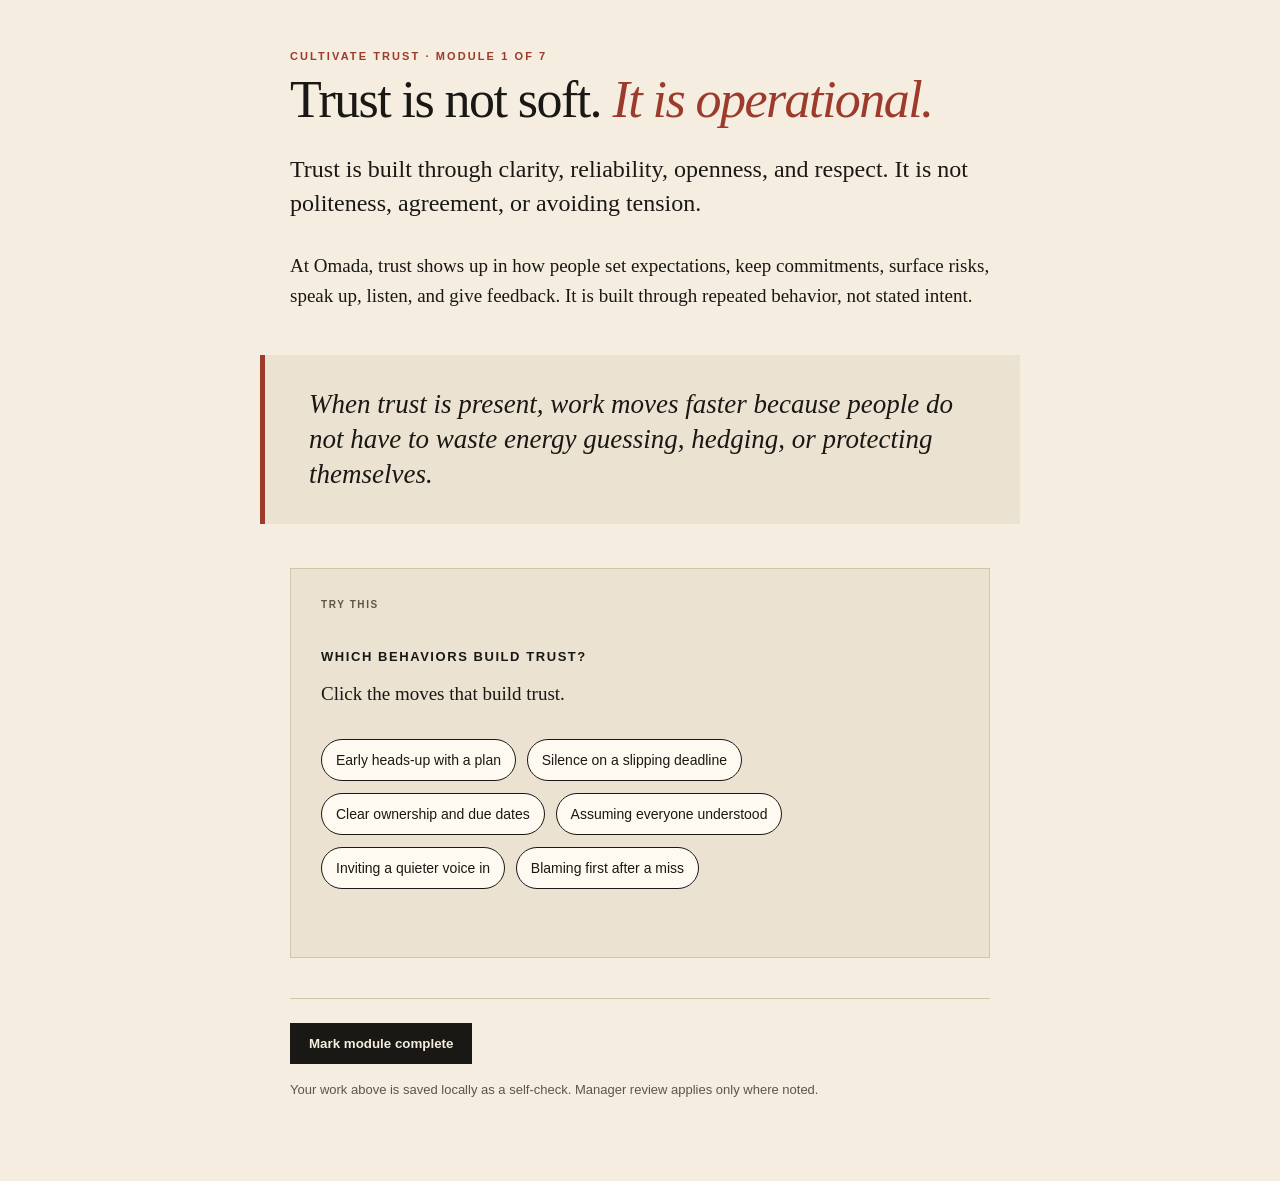
<file: module-trust-1-trust.html>
<!doctype html>
<html lang="en">
<head>
<meta charset="utf-8">
<meta name="viewport" content="width=device-width, initial-scale=1">
<title>Module 1: What trust actually means · Cultivate Trust</title>
<style>
:root{
  --paper:#f4ede0;
  --paper2:#ebe2d1;
  --ink:#1a1814;
  --muted:#5d554a;
  --rule:#d2c5aa;
  --accent:#9c3b2b;
  --accent2:#2f4b3f;
  --soft:#ead1c6;
  --white:#fffaf1;
}
*{box-sizing:border-box}
html{scroll-behavior:smooth}
body{
  margin:0;
  background:var(--paper);
  color:var(--ink);
  font-family: Georgia, "Iowan Old Style", serif;
  font-size:19px;
  line-height:1.58;
}
.progress-wrap{position:fixed;top:0;left:0;right:0;height:4px;z-index:50;background:transparent}
.progress{height:100%;width:0;background:var(--accent)}
.cover{
  min-height:100vh;
  display:grid;
  grid-template-rows:auto 1fr auto;
}
.top{
  display:flex;
  justify-content:space-between;
  gap:20px;
  padding:28px 46px;
  font-family:Arial,sans-serif;
  font-size:11px;
  letter-spacing:.16em;
  text-transform:uppercase;
  color:var(--muted);
}
.brand{font-weight:700;color:var(--ink)}
.hero{
  background:var(--accent);
  color:var(--paper);
  padding:80px 48px 96px;
  display:grid;
  grid-template-columns:1fr auto;
  gap:36px;
  align-items:end;
  position:relative;
  overflow:hidden;
}
.hero:after{
  content:"";
  position:absolute;
  right:52px;
  top:52px;
  width:96px;
  height:96px;
  border:2px solid rgba(244,237,224,.72);
  border-radius:50%;
  box-shadow:28px 24px 0 -16px rgba(244,237,224,.34),-22px 28px 0 -20px rgba(244,237,224,.45);
}
.eyebrow{
  display:inline-block;
  font-family:Arial,sans-serif;
  font-weight:700;
  font-size:11px;
  letter-spacing:.19em;
  text-transform:uppercase;
  background:rgba(244,237,224,.18);
  padding:8px 14px;
  margin-bottom:30px;
}
h1{
  margin:0;
  font-size:clamp(56px,9vw,118px);
  line-height:.92;
  letter-spacing:-.04em;
  font-weight:500;
}
h1 em{font-weight:400}
.num{
  font-size:clamp(58px,8vw,104px);
  line-height:1;
  text-align:right;
}
.num small{
  display:block;
  margin-top:8px;
  font-family:Arial,sans-serif;
  font-size:10px;
  letter-spacing:.18em;
  text-transform:uppercase;
  opacity:.72;
}
.cover-bottom{
  background:var(--paper2);
  display:grid;
  grid-template-columns:repeat(3,1fr);
  gap:28px;
  padding:34px 48px;
}
.label{
  font-family:Arial,sans-serif;
  font-size:10px;
  letter-spacing:.16em;
  text-transform:uppercase;
  color:var(--muted);
  font-weight:700;
  margin-bottom:8px;
}
.value{font-size:17px;line-height:1.38;font-weight:600}
nav{
  position:sticky;
  top:4px;
  z-index:20;
  background:rgba(244,237,224,.96);
  border-bottom:1px solid var(--rule);
  padding:10px 22px;
  overflow:auto;
  white-space:nowrap;
}
nav a{
  font-family:Arial,sans-serif;
  font-size:13px;
  display:inline-block;
  color:var(--ink);
  text-decoration:none;
  padding:8px 10px;
  border-radius:999px;
}
nav a:hover{background:var(--paper2)}
main{max-width:760px;margin:0 auto;padding:80px 30px 100px}
section{padding:34px 0 46px;border-bottom:1px solid var(--rule)}
.mark{
  display:flex;
  align-items:center;
  gap:14px;
  margin-bottom:22px;
  font-family:Arial,sans-serif;
  font-size:11px;
  letter-spacing:.16em;
  text-transform:uppercase;
  color:var(--accent);
  font-weight:700;
}
.dot{
  width:30px;height:30px;
  border-radius:50%;
  background:var(--accent);
  color:var(--paper);
  display:inline-flex;
  align-items:center;
  justify-content:center;
}
.line{height:1px;background:var(--rule);flex:1}
h2{
  margin:0 0 24px;
  font-size:clamp(34px,5vw,52px);
  line-height:1.05;
  letter-spacing:-.03em;
  font-weight:500;
}
h2 em{color:var(--accent);font-weight:400}
h3{
  font-family:Arial,sans-serif;
  font-size:13px;
  letter-spacing:.12em;
  text-transform:uppercase;
  margin:34px 0 12px;
}
p{margin:0 0 1.25em}
.lede{font-size:24px;line-height:1.43}
.card{
  background:var(--paper2);
  border:1px solid var(--rule);
  padding:28px 30px;
  margin:30px 0;
}
.dark{
  background:var(--ink);
  color:var(--paper);
  border-color:var(--ink);
}
.dark .label{color:#e2a06c}
.pull{
  margin:44px -30px;
  padding:32px 44px;
  background:var(--paper2);
  border-left:5px solid var(--accent);
  font-size:27px;
  line-height:1.3;
  font-style:italic;
}
.grid2{display:grid;grid-template-columns:1fr 1fr;gap:16px}
ul.clean{list-style:none;margin:0;padding:0}
ul.clean li{
  padding:10px 0;
  border-top:1px dotted var(--rule);
  font-family:Arial,sans-serif;
  font-size:15px;
}
ul.clean li:first-child{border-top:0}
.dark ul.clean li{border-color:rgba(244,237,224,.24)}
.choice,.chip{
  border:1px solid var(--ink);
  background:var(--white);
  color:var(--ink);
  padding:12px 14px;
  margin:6px 6px 6px 0;
  border-radius:999px;
  font-family:Arial,sans-serif;
  font-size:14px;
  cursor:pointer;
}
.choice:hover,.chip:hover{background:var(--ink);color:var(--paper)}
.choice.selected.good,.chip.selected.good{background:var(--accent2);border-color:var(--accent2);color:var(--paper)}
.choice.selected.bad,.chip.selected.bad{background:var(--accent);border-color:var(--accent);color:var(--paper);text-decoration:line-through}
.feedback{
  min-height:22px;
  margin-top:12px;
  font-family:Arial,sans-serif;
  font-size:14px;
  color:var(--muted);
}
textarea,input{
  width:100%;
  background:var(--white);
  border:1px solid var(--ink);
  padding:14px 16px;
  font:18px Georgia,serif;
  line-height:1.45;
  margin:8px 0 16px;
}
textarea{min-height:105px;resize:vertical}
button.primary{
  background:var(--ink);
  color:var(--paper);
  border:1px solid var(--ink);
  padding:12px 18px;
  font-family:Arial,sans-serif;
  font-weight:700;
  cursor:pointer;
}
button.primary:hover{background:var(--accent);border-color:var(--accent)}
.receipt{
  display:none;
  margin-top:18px;
  background:var(--white);
  border:2px solid var(--accent2);
  padding:18px 20px;
  font-family:Arial,sans-serif;
  font-size:14px;
}
.receipt.show{display:block}
.footer{
  background:var(--ink);
  color:var(--paper);
  padding:70px 30px;
}
.footer-inner{max-width:760px;margin:0 auto}
.footer h2{color:var(--paper)}
@media(max-width:720px){
  body{font-size:17px}
  .top{padding:18px 22px}
  .hero{grid-template-columns:1fr;padding:54px 24px 68px}
  .num{text-align:left}
  .cover-bottom,.grid2{grid-template-columns:1fr}
  .cover-bottom{padding:24px}
  main{padding:48px 24px 80px}
  .pull{margin:34px -24px;padding:24px;font-size:23px}
}
</style>
<style>
  /* Module-page-specific overrides: no full-page hero/footer, just the section. */
  body { padding: 0; }
  main.module {
    max-width: 760px;
    margin: 0 auto;
    padding: 48px 30px 80px;
  }
  .module-eyebrow {
    font-family: Arial, sans-serif;
    font-size: 11px;
    letter-spacing: .19em;
    text-transform: uppercase;
    color: var(--accent);
    font-weight: 700;
    margin-bottom: 8px;
  }
  .complete-bar {
    margin-top: 40px;
    padding-top: 24px;
    border-top: 1px solid var(--rule);
    display: flex;
    align-items: center;
    gap: 16px;
    flex-wrap: wrap;
  }
  .complete-bar .hint {
    font-family: Arial, sans-serif;
    font-size: 13px;
    color: var(--muted);
  }
  /* Section borders inside an iframe page look heavy; soften them. */
  section { border-bottom: 0; padding: 0; }
  @media (max-width: 720px) {
    main.module { padding: 32px 22px 64px; }
  }
</style>
</head>
<body>
<main class="module">
  <div class="module-eyebrow">Cultivate Trust · Module 1 of 7</div>
  <section>
    
  <h2>Trust is not soft. <em>It is operational.</em></h2>
  <p class="lede">Trust is built through clarity, reliability, openness, and respect. It is not politeness, agreement, or avoiding tension.</p>
  <p>At Omada, trust shows up in how people set expectations, keep commitments, surface risks, speak up, listen, and give feedback. It is built through repeated behavior, not stated intent.</p>

  <div class="pull">When trust is present, work moves faster because people do not have to waste energy guessing, hedging, or protecting themselves.</div>

  <div class="card">
    <div class="label">Try this</div>
    <h3>Which behaviors build trust?</h3>
    <p>Click the moves that build trust.</p>
    <button class="chip good">Early heads-up with a plan</button>
    <button class="chip bad">Silence on a slipping deadline</button>
    <button class="chip good">Clear ownership and due dates</button>
    <button class="chip bad">Assuming everyone understood</button>
    <button class="chip good">Inviting a quieter voice in</button>
    <button class="chip bad">Blaming first after a miss</button>
    <div class="feedback" id="sortFeedback"></div>
  </div>
  </section>
  <div class="complete-bar">
    <button class="primary" id="finishBtn">Mark module complete</button>
    <span class="hint">Your work above is saved locally as a self-check. Manager review applies only where noted.</span>
  </div>
</main>
<script>
(function(){
  const N = 1;

  function postComplete(detail){
    try {
      window.parent.postMessage(
        Object.assign({ type: 'omada-trust' + N + '-complete' }, detail || {}),
        '*'
      );
    } catch (e) {}
  }

  // Re-implement the original file's interactions, scoped to this page.

  // Chip toggles (Module 1: trust-builder sort).
  document.querySelectorAll('.chip').forEach(btn => {
    btn.addEventListener('click', () => {
      btn.classList.toggle('selected');
      const fb = document.getElementById('sortFeedback');
      if (fb) {
        const goodCount = document.querySelectorAll('.chip.good.selected').length;
        fb.textContent = goodCount >= 3
          ? 'Good. Trust grows when expectations, risk, ownership, and learning are made visible.'
          : 'Look for behaviors that make clarity, ownership, and safety more visible.';
      }
    });
  });

  // Single-choice scenario groups.
  document.querySelectorAll('[data-choice-group] .choice').forEach(btn => {
    btn.addEventListener('click', () => {
      const group = btn.closest('[data-choice-group]');
      group.querySelectorAll('.choice').forEach(b => b.classList.remove('selected'));
      btn.classList.add('selected');
      const fb = group.querySelector('.feedback');
      fb.textContent = btn.classList.contains('good')
        ? 'Correct. Early communication gives others time to adjust and protects trust.'
        : 'That may feel easier in the moment, but it usually creates surprise and weakens trust.';
    });
  });

  // Inline "Mark complete" buttons inside cards (separate from module-finish).
  document.querySelectorAll('.complete').forEach(btn => {
    btn.addEventListener('click', () => {
      const receipt = btn.parentElement.querySelector('.receipt');
      if (receipt) receipt.classList.add('show');
      btn.textContent = 'Completed';
      btn.disabled = true;
    });
  });

  // Optional manager submission (Module 3 only — survives if absent).
  const submissionForm = document.getElementById('submissionForm');
  if (submissionForm) {
    submissionForm.addEventListener('submit', e => {
      e.preventDefault();
      const data = {};
      submissionForm.querySelectorAll('textarea').forEach(t => data[t.name] = t.value);
      try { localStorage.setItem('cultivateTrustModule' + N + 'Submission', JSON.stringify(data)); } catch (_) {}
      const r = document.getElementById('submissionReceipt');
      if (r) r.classList.add('show');
      postComplete({
        requiresManagerReview: true,
        submission: data,
        completedAt: new Date().toISOString()
      });
    });
  }

  // The big finish button reports module completion to the LMS shell.
  const finishBtn = document.getElementById('finishBtn');
  finishBtn.addEventListener('click', () => {
    finishBtn.textContent = 'Module complete';
    finishBtn.disabled = true;
    postComplete({ completedAt: new Date().toISOString() });
  });
})();
</script>
<script data-pplx-inline-edit>
(function () {
  if (window === window.top) return;

  const allowedParentOrigins = ["https://www.perplexity.ai","https://perplexity.ai","https://testing.perplexity.ai","https://staging.perplexity.ai","https://*.preview.i.perplexity.ai","http://localhost:3000","http://127.0.0.1:3000","http://localhost:5173","http://127.0.0.1:5173"];
  const MAX_FONT_BYTES = 500 * 1024;
  const MAX_TOTAL_FONT_BYTES = 2 * 1024 * 1024;
  let scrollForwarding = false;
  let scrollRaf = 0;
  let trustedTopOrigin = null;

  // Allow entries like "https://*.preview.i.perplexity.ai" — the wildcard
  // matches a single DNS label (no dots), so "https://*.foo" cannot stretch
  // across multiple labels.
  function matchesAllowedOrigin(origin) {
    if (!origin) return false;
    for (const entry of allowedParentOrigins) {
      if (!entry.includes("*")) {
        if (entry === origin) return true;
        continue;
      }
      const pattern = new RegExp(
        "^" +
          entry.replace(/[.+?^${}()|[\]\\]/g, "\\$&").replace(/\*/g, "[^.]+") +
          "$",
      );
      if (pattern.test(origin)) return true;
    }
    return false;
  }

  // Trust decision: when the sender is same-origin-visible (event.origin is a
  // real origin like https://www.perplexity.ai) we trust event.origin directly.
  // When event.origin is "null" (opaque broker srcdoc), we fall back to the
  // broker's stamped `parentOrigin` to identify the top window. The fallback
  // is claim-only — we rely on the browser's native `targetOrigin` enforcement
  // on the response path (see postToTrustedTop) to ensure replies can't be
  // delivered to anyone but the actual top window of that claimed origin.
  function getTrustedParentOrigin(event) {
    const forwardedParentOrigin =
      typeof event.data.parentOrigin === "string" ? event.data.parentOrigin : null;
    const parentOrigin = event.origin === "null" ? forwardedParentOrigin : event.origin;
    return matchesAllowedOrigin(parentOrigin) ? parentOrigin : null;
  }

  // All responses go to window.top with targetOrigin = the allowlisted origin.
  // An attacker that iframes us inside their own null-origin broker can claim
  // any parentOrigin they like, but the browser will drop the reply whenever
  // the real top's origin doesn't match — so the screenshot never leaves.
  function postToTrustedTop(message) {
    if (!trustedTopOrigin) return;
    try {
      window.top.postMessage(message, trustedTopOrigin);
    } catch (_error) {}
  }

  function inlineAll(original, clone) {
    if (original.nodeType !== 1 || clone.nodeType !== 1) return;

    try {
      const computedStyle = getComputedStyle(original);
      // cssText on a computed style is the serialized declaration in modern
      // Chromium/Safari — a single read beats enumerating ~400 longhand
      // properties. Firefox returns "" here, so we fall back on empty.
      const serialized = computedStyle.cssText;
      if (serialized) {
        clone.style.cssText = serialized;
      } else {
        const parts = new Array(computedStyle.length);
        for (let index = 0; index < computedStyle.length; index += 1) {
          const property = computedStyle[index];
          parts[index] = `${property}:${computedStyle.getPropertyValue(property)};`;
        }
        clone.style.cssText = parts.join("");
      }
    } catch (_error) {}

    const originalChildren = original.children;
    const clonedChildren = clone.children;
    for (
      let index = 0;
      index < originalChildren.length && index < clonedChildren.length;
      index += 1
    ) {
      inlineAll(originalChildren[index], clonedChildren[index]);
    }
  }

  function extractFontUrl(srcValue) {
    const matches = [
      ...srcValue.matchAll(
        /url\(["']?([^"')]+)["']?\)(?:\s*format\(["']?([^"')]+)["']?\))?/gi,
      ),
    ];
    if (matches.length === 0) return null;
    const woff2 = matches.find((m) => m[2] && m[2].toLowerCase().includes("woff2"));
    if (woff2) return woff2[1];
    const woff = matches.find((m) => m[2] && m[2].toLowerCase().includes("woff"));
    if (woff) return woff[1];
    return matches[0][1];
  }

  // Cache resolved font URL -> data URI across captures. Fonts on a page
  // essentially never change, and a batch run emits multiple captures back to
  // back — without this we'd refetch + re-base64 every time.
  const fontDataUriCache = new Map();
  const SRC_DECLARATION_RE = /src\s*:\s*[^;}]+/i;

  async function fetchAsDataUri(url) {
    if (fontDataUriCache.has(url)) return fontDataUriCache.get(url);
    let dataUri = null;
    try {
      const response = await fetch(url, { mode: "cors", credentials: "omit" });
      if (response.ok) {
        const blob = await response.blob();
        if (blob.size <= MAX_FONT_BYTES) {
          dataUri = await new Promise((resolve) => {
            const reader = new FileReader();
            reader.onloadend = () =>
              resolve(typeof reader.result === "string" ? reader.result : null);
            reader.onerror = () => resolve(null);
            reader.readAsDataURL(blob);
          });
        }
      }
    } catch (_error) {
      dataUri = null;
    }
    fontDataUriCache.set(url, dataUri);
    return dataUri;
  }

  function collectFontFaceRuleTexts() {
    const rules = [];
    for (const sheet of document.styleSheets) {
      let cssRules;
      try {
        cssRules = sheet.cssRules;
      } catch (_error) {
        continue;
      }
      if (!cssRules) continue;
      for (const rule of cssRules) {
        const cssText = rule.cssText || "";
        if (cssText.startsWith("@font-face")) rules.push(cssText);
      }
    }
    return rules;
  }

  async function buildInlinedFontCss() {
    const ruleTexts = collectFontFaceRuleTexts();
    if (ruleTexts.length === 0) return null;

    const resolved = ruleTexts.map((cssText) => {
      if (!SRC_DECLARATION_RE.test(cssText)) return null;
      const srcMatch = cssText.match(/src\s*:\s*([^;}]+)[;}]/i);
      if (!srcMatch) return null;
      const url = extractFontUrl(srcMatch[1]);
      if (!url) return null;
      try {
        return { cssText, url: new URL(url, document.baseURI).href };
      } catch (_error) {
        return null;
      }
    });

    const dataUris = await Promise.all(
      resolved.map((entry) => (entry ? fetchAsDataUri(entry.url) : Promise.resolve(null))),
    );

    const inlined = [];
    let totalBytes = 0;
    for (let index = 0; index < resolved.length; index += 1) {
      const entry = resolved[index];
      const dataUri = dataUris[index];
      if (!entry || !dataUri) continue;
      const approxBytes = dataUri.length * 0.75;
      if (totalBytes + approxBytes > MAX_TOTAL_FONT_BYTES) break;
      totalBytes += approxBytes;
      inlined.push(entry.cssText.replace(SRC_DECLARATION_RE, `src: url("${dataUri}")`));
    }
    return inlined.length > 0 ? inlined.join("\n") : null;
  }

  function stripExternal(clone) {
    const images = clone.querySelectorAll("img");
    for (let index = 0; index < images.length; index += 1) {
      const src = images[index].getAttribute("src");
      if (src && !src.startsWith("data:")) images[index].removeAttribute("src");
    }

    const elements = clone.querySelectorAll("*");
    for (let index = 0; index < elements.length; index += 1) {
      const style = elements[index].style.cssText;
      if (style && style.includes("url(")) {
        elements[index].style.cssText = style.replace(
          /url\(["']?(?!data:)[^)"']*["']?\)/gi,
          "none",
        );
      }
    }
  }

  function emitScroll() {
    scrollRaf = 0;
    if (!scrollForwarding) return;
    postToTrustedTop({
      type: "INLINE_EDIT_SCROLL",
      scrollX: window.scrollX,
      scrollY: window.scrollY,
    });
  }

  window.addEventListener(
    "scroll",
    function () {
      if (!scrollForwarding || scrollRaf) return;
      scrollRaf = requestAnimationFrame(emitScroll);
    },
    { passive: true, capture: true },
  );

  async function handleCaptureRequest(event) {
    const requestId = event.data.requestId;
    const scrollX = window.scrollX;
    const scrollY = window.scrollY;
    const width = window.innerWidth;
    const height = window.innerHeight;

    function postResult(dataUrl) {
      postToTrustedTop({
        type: "INLINE_EDIT_SCREENSHOT_RESULT",
        requestId,
        dataUrl,
        scrollX,
        scrollY,
      });
    }

    try {
      // Wait for any pending web fonts to resolve so both inline metrics and
      // the @font-face inlining below see the same loaded faces.
      if (document.fonts && document.fonts.ready) {
        try {
          await document.fonts.ready;
        } catch (_error) {}
      }

      const clone = document.documentElement.cloneNode(true);
      inlineAll(document.documentElement, clone);

      const removedNodes = clone.querySelectorAll("script,link[rel=\"stylesheet\"],style");
      for (let index = 0; index < removedNodes.length; index += 1) {
        removedNodes[index].remove();
      }

      stripExternal(clone);

      // Re-embed web fonts as data-URI @font-face rules so the SVG rasterizer
      // can resolve them — external font URLs aren't fetched during
      // foreignObject rendering, which would otherwise force a fallback face
      // and change text metrics.
      const inlinedFontCss = await buildInlinedFontCss();
      if (inlinedFontCss) {
        const styleEl = document.createElement("style");
        styleEl.textContent = inlinedFontCss;
        const head = clone.querySelector("head");
        if (head) head.appendChild(styleEl);
        else clone.insertBefore(styleEl, clone.firstChild);
      }

      const html = new XMLSerializer().serializeToString(clone);
      const svg =
        `<svg xmlns="http://www.w3.org/2000/svg" width="${width}" height="${height}">` +
        '<foreignObject width="100%" height="100%">' +
        `<div xmlns="http://www.w3.org/1999/xhtml" style="width:${width}px;height:${height}px;overflow:hidden">` +
        `<div style="transform:translate(-${scrollX}px,-${scrollY}px);transform-origin:top left">` +
        html +
        "</div></div></foreignObject></svg>";
      const svgUrl = `data:image/svg+xml;charset=utf-8,${encodeURIComponent(svg)}`;
      const image = new Image();
      image.onload = function () {
        const canvas = document.createElement("canvas");
        canvas.width = width;
        canvas.height = height;
        canvas.getContext("2d").drawImage(image, 0, 0);
        postResult(canvas.toDataURL("image/png"));
      };
      image.onerror = function () {
        postResult(null);
      };
      image.src = svgUrl;
    } catch (_error) {
      postResult(null);
    }
  }

  window.addEventListener("message", function (event) {
    if (!event.data) return;
    // Only accept messages from the direct parent frame. Blocks sibling /
    // unrelated-window postMessage senders that could otherwise reach us.
    if (event.source !== window.parent) return;

    const trustedParentOrigin = getTrustedParentOrigin(event);
    if (!trustedParentOrigin) return;
    trustedTopOrigin = trustedParentOrigin;

    if (event.data.type === "INLINE_EDIT_SCROLL_START") {
      scrollForwarding = true;
      emitScroll();
      return;
    }

    if (event.data.type === "INLINE_EDIT_SCROLL_STOP") {
      scrollForwarding = false;
      if (scrollRaf) cancelAnimationFrame(scrollRaf);
      scrollRaf = 0;
      return;
    }

    if (event.data.type !== "INLINE_EDIT_CAPTURE_REQUEST") return;

    handleCaptureRequest(event);
  });
})();

</script></body>
</html>
</file>
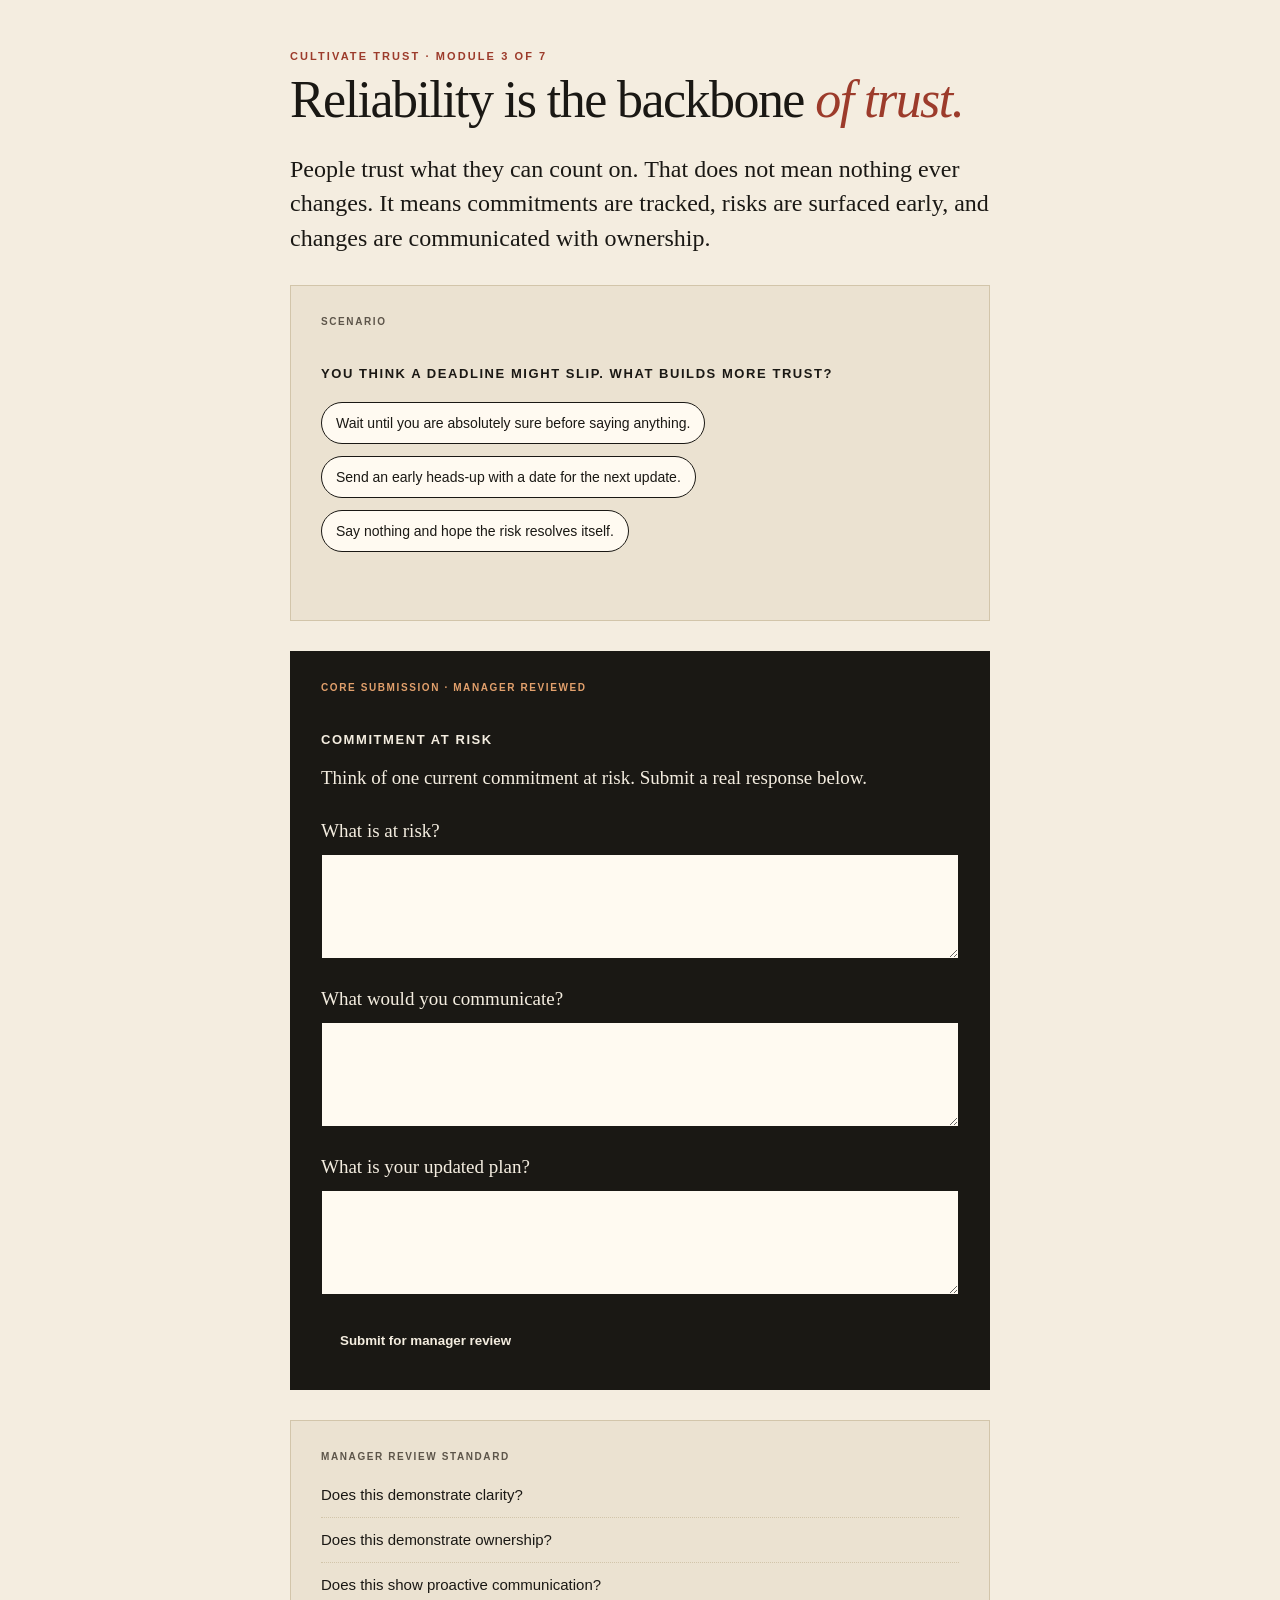
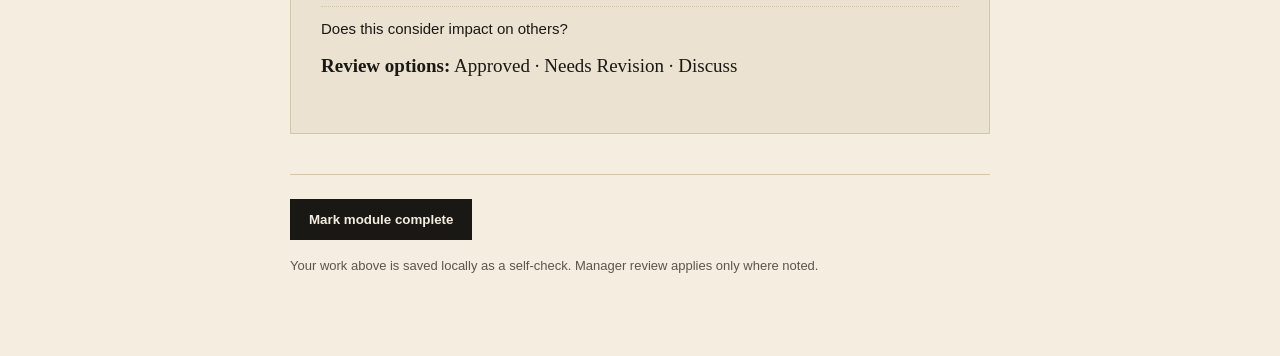
<file: module-trust-3-commitments.html>
<!doctype html>
<html lang="en">
<head>
<meta charset="utf-8">
<meta name="viewport" content="width=device-width, initial-scale=1">
<title>Module 3: Keep commitments · Cultivate Trust</title>
<style>
:root{
  --paper:#f4ede0;
  --paper2:#ebe2d1;
  --ink:#1a1814;
  --muted:#5d554a;
  --rule:#d2c5aa;
  --accent:#9c3b2b;
  --accent2:#2f4b3f;
  --soft:#ead1c6;
  --white:#fffaf1;
}
*{box-sizing:border-box}
html{scroll-behavior:smooth}
body{
  margin:0;
  background:var(--paper);
  color:var(--ink);
  font-family: Georgia, "Iowan Old Style", serif;
  font-size:19px;
  line-height:1.58;
}
.progress-wrap{position:fixed;top:0;left:0;right:0;height:4px;z-index:50;background:transparent}
.progress{height:100%;width:0;background:var(--accent)}
.cover{
  min-height:100vh;
  display:grid;
  grid-template-rows:auto 1fr auto;
}
.top{
  display:flex;
  justify-content:space-between;
  gap:20px;
  padding:28px 46px;
  font-family:Arial,sans-serif;
  font-size:11px;
  letter-spacing:.16em;
  text-transform:uppercase;
  color:var(--muted);
}
.brand{font-weight:700;color:var(--ink)}
.hero{
  background:var(--accent);
  color:var(--paper);
  padding:80px 48px 96px;
  display:grid;
  grid-template-columns:1fr auto;
  gap:36px;
  align-items:end;
  position:relative;
  overflow:hidden;
}
.hero:after{
  content:"";
  position:absolute;
  right:52px;
  top:52px;
  width:96px;
  height:96px;
  border:2px solid rgba(244,237,224,.72);
  border-radius:50%;
  box-shadow:28px 24px 0 -16px rgba(244,237,224,.34),-22px 28px 0 -20px rgba(244,237,224,.45);
}
.eyebrow{
  display:inline-block;
  font-family:Arial,sans-serif;
  font-weight:700;
  font-size:11px;
  letter-spacing:.19em;
  text-transform:uppercase;
  background:rgba(244,237,224,.18);
  padding:8px 14px;
  margin-bottom:30px;
}
h1{
  margin:0;
  font-size:clamp(56px,9vw,118px);
  line-height:.92;
  letter-spacing:-.04em;
  font-weight:500;
}
h1 em{font-weight:400}
.num{
  font-size:clamp(58px,8vw,104px);
  line-height:1;
  text-align:right;
}
.num small{
  display:block;
  margin-top:8px;
  font-family:Arial,sans-serif;
  font-size:10px;
  letter-spacing:.18em;
  text-transform:uppercase;
  opacity:.72;
}
.cover-bottom{
  background:var(--paper2);
  display:grid;
  grid-template-columns:repeat(3,1fr);
  gap:28px;
  padding:34px 48px;
}
.label{
  font-family:Arial,sans-serif;
  font-size:10px;
  letter-spacing:.16em;
  text-transform:uppercase;
  color:var(--muted);
  font-weight:700;
  margin-bottom:8px;
}
.value{font-size:17px;line-height:1.38;font-weight:600}
nav{
  position:sticky;
  top:4px;
  z-index:20;
  background:rgba(244,237,224,.96);
  border-bottom:1px solid var(--rule);
  padding:10px 22px;
  overflow:auto;
  white-space:nowrap;
}
nav a{
  font-family:Arial,sans-serif;
  font-size:13px;
  display:inline-block;
  color:var(--ink);
  text-decoration:none;
  padding:8px 10px;
  border-radius:999px;
}
nav a:hover{background:var(--paper2)}
main{max-width:760px;margin:0 auto;padding:80px 30px 100px}
section{padding:34px 0 46px;border-bottom:1px solid var(--rule)}
.mark{
  display:flex;
  align-items:center;
  gap:14px;
  margin-bottom:22px;
  font-family:Arial,sans-serif;
  font-size:11px;
  letter-spacing:.16em;
  text-transform:uppercase;
  color:var(--accent);
  font-weight:700;
}
.dot{
  width:30px;height:30px;
  border-radius:50%;
  background:var(--accent);
  color:var(--paper);
  display:inline-flex;
  align-items:center;
  justify-content:center;
}
.line{height:1px;background:var(--rule);flex:1}
h2{
  margin:0 0 24px;
  font-size:clamp(34px,5vw,52px);
  line-height:1.05;
  letter-spacing:-.03em;
  font-weight:500;
}
h2 em{color:var(--accent);font-weight:400}
h3{
  font-family:Arial,sans-serif;
  font-size:13px;
  letter-spacing:.12em;
  text-transform:uppercase;
  margin:34px 0 12px;
}
p{margin:0 0 1.25em}
.lede{font-size:24px;line-height:1.43}
.card{
  background:var(--paper2);
  border:1px solid var(--rule);
  padding:28px 30px;
  margin:30px 0;
}
.dark{
  background:var(--ink);
  color:var(--paper);
  border-color:var(--ink);
}
.dark .label{color:#e2a06c}
.pull{
  margin:44px -30px;
  padding:32px 44px;
  background:var(--paper2);
  border-left:5px solid var(--accent);
  font-size:27px;
  line-height:1.3;
  font-style:italic;
}
.grid2{display:grid;grid-template-columns:1fr 1fr;gap:16px}
ul.clean{list-style:none;margin:0;padding:0}
ul.clean li{
  padding:10px 0;
  border-top:1px dotted var(--rule);
  font-family:Arial,sans-serif;
  font-size:15px;
}
ul.clean li:first-child{border-top:0}
.dark ul.clean li{border-color:rgba(244,237,224,.24)}
.choice,.chip{
  border:1px solid var(--ink);
  background:var(--white);
  color:var(--ink);
  padding:12px 14px;
  margin:6px 6px 6px 0;
  border-radius:999px;
  font-family:Arial,sans-serif;
  font-size:14px;
  cursor:pointer;
}
.choice:hover,.chip:hover{background:var(--ink);color:var(--paper)}
.choice.selected.good,.chip.selected.good{background:var(--accent2);border-color:var(--accent2);color:var(--paper)}
.choice.selected.bad,.chip.selected.bad{background:var(--accent);border-color:var(--accent);color:var(--paper);text-decoration:line-through}
.feedback{
  min-height:22px;
  margin-top:12px;
  font-family:Arial,sans-serif;
  font-size:14px;
  color:var(--muted);
}
textarea,input{
  width:100%;
  background:var(--white);
  border:1px solid var(--ink);
  padding:14px 16px;
  font:18px Georgia,serif;
  line-height:1.45;
  margin:8px 0 16px;
}
textarea{min-height:105px;resize:vertical}
button.primary{
  background:var(--ink);
  color:var(--paper);
  border:1px solid var(--ink);
  padding:12px 18px;
  font-family:Arial,sans-serif;
  font-weight:700;
  cursor:pointer;
}
button.primary:hover{background:var(--accent);border-color:var(--accent)}
.receipt{
  display:none;
  margin-top:18px;
  background:var(--white);
  border:2px solid var(--accent2);
  padding:18px 20px;
  font-family:Arial,sans-serif;
  font-size:14px;
}
.receipt.show{display:block}
.footer{
  background:var(--ink);
  color:var(--paper);
  padding:70px 30px;
}
.footer-inner{max-width:760px;margin:0 auto}
.footer h2{color:var(--paper)}
@media(max-width:720px){
  body{font-size:17px}
  .top{padding:18px 22px}
  .hero{grid-template-columns:1fr;padding:54px 24px 68px}
  .num{text-align:left}
  .cover-bottom,.grid2{grid-template-columns:1fr}
  .cover-bottom{padding:24px}
  main{padding:48px 24px 80px}
  .pull{margin:34px -24px;padding:24px;font-size:23px}
}
</style>
<style>
  /* Module-page-specific overrides: no full-page hero/footer, just the section. */
  body { padding: 0; }
  main.module {
    max-width: 760px;
    margin: 0 auto;
    padding: 48px 30px 80px;
  }
  .module-eyebrow {
    font-family: Arial, sans-serif;
    font-size: 11px;
    letter-spacing: .19em;
    text-transform: uppercase;
    color: var(--accent);
    font-weight: 700;
    margin-bottom: 8px;
  }
  .complete-bar {
    margin-top: 40px;
    padding-top: 24px;
    border-top: 1px solid var(--rule);
    display: flex;
    align-items: center;
    gap: 16px;
    flex-wrap: wrap;
  }
  .complete-bar .hint {
    font-family: Arial, sans-serif;
    font-size: 13px;
    color: var(--muted);
  }
  /* Section borders inside an iframe page look heavy; soften them. */
  section { border-bottom: 0; padding: 0; }
  @media (max-width: 720px) {
    main.module { padding: 32px 22px 64px; }
  }
</style>
</head>
<body>
<main class="module">
  <div class="module-eyebrow">Cultivate Trust · Module 3 of 7</div>
  <section>
    
  <h2>Reliability is the backbone <em>of trust.</em></h2>
  <p class="lede">People trust what they can count on. That does not mean nothing ever changes. It means commitments are tracked, risks are surfaced early, and changes are communicated with ownership.</p>

  <div class="card" data-choice-group>
    <div class="label">Scenario</div>
    <h3>You think a deadline might slip. What builds more trust?</h3>
    <button class="choice bad">Wait until you are absolutely sure before saying anything.</button>
    <button class="choice good">Send an early heads-up with a date for the next update.</button>
    <button class="choice bad">Say nothing and hope the risk resolves itself.</button>
    <div class="feedback"></div>
  </div>

  <div class="card dark">
    <div class="label">Core submission · manager reviewed</div>
    <h3>Commitment at risk</h3>
    <p>Think of one current commitment at risk. Submit a real response below.</p>
    <form id="submissionForm">
      <label>What is at risk?</label>
      <textarea name="risk" required></textarea>
      <label>What would you communicate?</label>
      <textarea name="communication" required></textarea>
      <label>What is your updated plan?</label>
      <textarea name="plan" required></textarea>
      <button class="primary" type="submit">Submit for manager review</button>
    </form>
    <div class="receipt" id="submissionReceipt">Submission saved and completion event sent to LMS shell.</div>
  </div>

  <div class="card">
    <div class="label">Manager review standard</div>
    <ul class="clean">
      <li>Does this demonstrate clarity?</li>
      <li>Does this demonstrate ownership?</li>
      <li>Does this show proactive communication?</li>
      <li>Does this consider impact on others?</li>
    </ul>
    <p><strong>Review options:</strong> Approved · Needs Revision · Discuss</p>
  </div>
  </section>
  <div class="complete-bar">
    <button class="primary" id="finishBtn">Mark module complete</button>
    <span class="hint">Your work above is saved locally as a self-check. Manager review applies only where noted.</span>
  </div>
</main>
<script>
(function(){
  const N = 3;

  function postComplete(detail){
    try {
      window.parent.postMessage(
        Object.assign({ type: 'omada-trust' + N + '-complete' }, detail || {}),
        '*'
      );
    } catch (e) {}
  }

  // Re-implement the original file's interactions, scoped to this page.

  // Chip toggles (Module 1: trust-builder sort).
  document.querySelectorAll('.chip').forEach(btn => {
    btn.addEventListener('click', () => {
      btn.classList.toggle('selected');
      const fb = document.getElementById('sortFeedback');
      if (fb) {
        const goodCount = document.querySelectorAll('.chip.good.selected').length;
        fb.textContent = goodCount >= 3
          ? 'Good. Trust grows when expectations, risk, ownership, and learning are made visible.'
          : 'Look for behaviors that make clarity, ownership, and safety more visible.';
      }
    });
  });

  // Single-choice scenario groups.
  document.querySelectorAll('[data-choice-group] .choice').forEach(btn => {
    btn.addEventListener('click', () => {
      const group = btn.closest('[data-choice-group]');
      group.querySelectorAll('.choice').forEach(b => b.classList.remove('selected'));
      btn.classList.add('selected');
      const fb = group.querySelector('.feedback');
      fb.textContent = btn.classList.contains('good')
        ? 'Correct. Early communication gives others time to adjust and protects trust.'
        : 'That may feel easier in the moment, but it usually creates surprise and weakens trust.';
    });
  });

  // Inline "Mark complete" buttons inside cards (separate from module-finish).
  document.querySelectorAll('.complete').forEach(btn => {
    btn.addEventListener('click', () => {
      const receipt = btn.parentElement.querySelector('.receipt');
      if (receipt) receipt.classList.add('show');
      btn.textContent = 'Completed';
      btn.disabled = true;
    });
  });

  // Optional manager submission (Module 3 only — survives if absent).
  const submissionForm = document.getElementById('submissionForm');
  if (submissionForm) {
    submissionForm.addEventListener('submit', e => {
      e.preventDefault();
      const data = {};
      submissionForm.querySelectorAll('textarea').forEach(t => data[t.name] = t.value);
      try { localStorage.setItem('cultivateTrustModule' + N + 'Submission', JSON.stringify(data)); } catch (_) {}
      const r = document.getElementById('submissionReceipt');
      if (r) r.classList.add('show');
      postComplete({
        requiresManagerReview: true,
        submission: data,
        completedAt: new Date().toISOString()
      });
    });
  }

  // The big finish button reports module completion to the LMS shell.
  const finishBtn = document.getElementById('finishBtn');
  finishBtn.addEventListener('click', () => {
    finishBtn.textContent = 'Module complete';
    finishBtn.disabled = true;
    postComplete({ completedAt: new Date().toISOString() });
  });
})();
</script>
<script data-pplx-inline-edit>
(function () {
  if (window === window.top) return;

  const allowedParentOrigins = ["https://www.perplexity.ai","https://perplexity.ai","https://testing.perplexity.ai","https://staging.perplexity.ai","https://*.preview.i.perplexity.ai","http://localhost:3000","http://127.0.0.1:3000","http://localhost:5173","http://127.0.0.1:5173"];
  const MAX_FONT_BYTES = 500 * 1024;
  const MAX_TOTAL_FONT_BYTES = 2 * 1024 * 1024;
  let scrollForwarding = false;
  let scrollRaf = 0;
  let trustedTopOrigin = null;

  // Allow entries like "https://*.preview.i.perplexity.ai" — the wildcard
  // matches a single DNS label (no dots), so "https://*.foo" cannot stretch
  // across multiple labels.
  function matchesAllowedOrigin(origin) {
    if (!origin) return false;
    for (const entry of allowedParentOrigins) {
      if (!entry.includes("*")) {
        if (entry === origin) return true;
        continue;
      }
      const pattern = new RegExp(
        "^" +
          entry.replace(/[.+?^${}()|[\]\\]/g, "\\$&").replace(/\*/g, "[^.]+") +
          "$",
      );
      if (pattern.test(origin)) return true;
    }
    return false;
  }

  // Trust decision: when the sender is same-origin-visible (event.origin is a
  // real origin like https://www.perplexity.ai) we trust event.origin directly.
  // When event.origin is "null" (opaque broker srcdoc), we fall back to the
  // broker's stamped `parentOrigin` to identify the top window. The fallback
  // is claim-only — we rely on the browser's native `targetOrigin` enforcement
  // on the response path (see postToTrustedTop) to ensure replies can't be
  // delivered to anyone but the actual top window of that claimed origin.
  function getTrustedParentOrigin(event) {
    const forwardedParentOrigin =
      typeof event.data.parentOrigin === "string" ? event.data.parentOrigin : null;
    const parentOrigin = event.origin === "null" ? forwardedParentOrigin : event.origin;
    return matchesAllowedOrigin(parentOrigin) ? parentOrigin : null;
  }

  // All responses go to window.top with targetOrigin = the allowlisted origin.
  // An attacker that iframes us inside their own null-origin broker can claim
  // any parentOrigin they like, but the browser will drop the reply whenever
  // the real top's origin doesn't match — so the screenshot never leaves.
  function postToTrustedTop(message) {
    if (!trustedTopOrigin) return;
    try {
      window.top.postMessage(message, trustedTopOrigin);
    } catch (_error) {}
  }

  function inlineAll(original, clone) {
    if (original.nodeType !== 1 || clone.nodeType !== 1) return;

    try {
      const computedStyle = getComputedStyle(original);
      // cssText on a computed style is the serialized declaration in modern
      // Chromium/Safari — a single read beats enumerating ~400 longhand
      // properties. Firefox returns "" here, so we fall back on empty.
      const serialized = computedStyle.cssText;
      if (serialized) {
        clone.style.cssText = serialized;
      } else {
        const parts = new Array(computedStyle.length);
        for (let index = 0; index < computedStyle.length; index += 1) {
          const property = computedStyle[index];
          parts[index] = `${property}:${computedStyle.getPropertyValue(property)};`;
        }
        clone.style.cssText = parts.join("");
      }
    } catch (_error) {}

    const originalChildren = original.children;
    const clonedChildren = clone.children;
    for (
      let index = 0;
      index < originalChildren.length && index < clonedChildren.length;
      index += 1
    ) {
      inlineAll(originalChildren[index], clonedChildren[index]);
    }
  }

  function extractFontUrl(srcValue) {
    const matches = [
      ...srcValue.matchAll(
        /url\(["']?([^"')]+)["']?\)(?:\s*format\(["']?([^"')]+)["']?\))?/gi,
      ),
    ];
    if (matches.length === 0) return null;
    const woff2 = matches.find((m) => m[2] && m[2].toLowerCase().includes("woff2"));
    if (woff2) return woff2[1];
    const woff = matches.find((m) => m[2] && m[2].toLowerCase().includes("woff"));
    if (woff) return woff[1];
    return matches[0][1];
  }

  // Cache resolved font URL -> data URI across captures. Fonts on a page
  // essentially never change, and a batch run emits multiple captures back to
  // back — without this we'd refetch + re-base64 every time.
  const fontDataUriCache = new Map();
  const SRC_DECLARATION_RE = /src\s*:\s*[^;}]+/i;

  async function fetchAsDataUri(url) {
    if (fontDataUriCache.has(url)) return fontDataUriCache.get(url);
    let dataUri = null;
    try {
      const response = await fetch(url, { mode: "cors", credentials: "omit" });
      if (response.ok) {
        const blob = await response.blob();
        if (blob.size <= MAX_FONT_BYTES) {
          dataUri = await new Promise((resolve) => {
            const reader = new FileReader();
            reader.onloadend = () =>
              resolve(typeof reader.result === "string" ? reader.result : null);
            reader.onerror = () => resolve(null);
            reader.readAsDataURL(blob);
          });
        }
      }
    } catch (_error) {
      dataUri = null;
    }
    fontDataUriCache.set(url, dataUri);
    return dataUri;
  }

  function collectFontFaceRuleTexts() {
    const rules = [];
    for (const sheet of document.styleSheets) {
      let cssRules;
      try {
        cssRules = sheet.cssRules;
      } catch (_error) {
        continue;
      }
      if (!cssRules) continue;
      for (const rule of cssRules) {
        const cssText = rule.cssText || "";
        if (cssText.startsWith("@font-face")) rules.push(cssText);
      }
    }
    return rules;
  }

  async function buildInlinedFontCss() {
    const ruleTexts = collectFontFaceRuleTexts();
    if (ruleTexts.length === 0) return null;

    const resolved = ruleTexts.map((cssText) => {
      if (!SRC_DECLARATION_RE.test(cssText)) return null;
      const srcMatch = cssText.match(/src\s*:\s*([^;}]+)[;}]/i);
      if (!srcMatch) return null;
      const url = extractFontUrl(srcMatch[1]);
      if (!url) return null;
      try {
        return { cssText, url: new URL(url, document.baseURI).href };
      } catch (_error) {
        return null;
      }
    });

    const dataUris = await Promise.all(
      resolved.map((entry) => (entry ? fetchAsDataUri(entry.url) : Promise.resolve(null))),
    );

    const inlined = [];
    let totalBytes = 0;
    for (let index = 0; index < resolved.length; index += 1) {
      const entry = resolved[index];
      const dataUri = dataUris[index];
      if (!entry || !dataUri) continue;
      const approxBytes = dataUri.length * 0.75;
      if (totalBytes + approxBytes > MAX_TOTAL_FONT_BYTES) break;
      totalBytes += approxBytes;
      inlined.push(entry.cssText.replace(SRC_DECLARATION_RE, `src: url("${dataUri}")`));
    }
    return inlined.length > 0 ? inlined.join("\n") : null;
  }

  function stripExternal(clone) {
    const images = clone.querySelectorAll("img");
    for (let index = 0; index < images.length; index += 1) {
      const src = images[index].getAttribute("src");
      if (src && !src.startsWith("data:")) images[index].removeAttribute("src");
    }

    const elements = clone.querySelectorAll("*");
    for (let index = 0; index < elements.length; index += 1) {
      const style = elements[index].style.cssText;
      if (style && style.includes("url(")) {
        elements[index].style.cssText = style.replace(
          /url\(["']?(?!data:)[^)"']*["']?\)/gi,
          "none",
        );
      }
    }
  }

  function emitScroll() {
    scrollRaf = 0;
    if (!scrollForwarding) return;
    postToTrustedTop({
      type: "INLINE_EDIT_SCROLL",
      scrollX: window.scrollX,
      scrollY: window.scrollY,
    });
  }

  window.addEventListener(
    "scroll",
    function () {
      if (!scrollForwarding || scrollRaf) return;
      scrollRaf = requestAnimationFrame(emitScroll);
    },
    { passive: true, capture: true },
  );

  async function handleCaptureRequest(event) {
    const requestId = event.data.requestId;
    const scrollX = window.scrollX;
    const scrollY = window.scrollY;
    const width = window.innerWidth;
    const height = window.innerHeight;

    function postResult(dataUrl) {
      postToTrustedTop({
        type: "INLINE_EDIT_SCREENSHOT_RESULT",
        requestId,
        dataUrl,
        scrollX,
        scrollY,
      });
    }

    try {
      // Wait for any pending web fonts to resolve so both inline metrics and
      // the @font-face inlining below see the same loaded faces.
      if (document.fonts && document.fonts.ready) {
        try {
          await document.fonts.ready;
        } catch (_error) {}
      }

      const clone = document.documentElement.cloneNode(true);
      inlineAll(document.documentElement, clone);

      const removedNodes = clone.querySelectorAll("script,link[rel=\"stylesheet\"],style");
      for (let index = 0; index < removedNodes.length; index += 1) {
        removedNodes[index].remove();
      }

      stripExternal(clone);

      // Re-embed web fonts as data-URI @font-face rules so the SVG rasterizer
      // can resolve them — external font URLs aren't fetched during
      // foreignObject rendering, which would otherwise force a fallback face
      // and change text metrics.
      const inlinedFontCss = await buildInlinedFontCss();
      if (inlinedFontCss) {
        const styleEl = document.createElement("style");
        styleEl.textContent = inlinedFontCss;
        const head = clone.querySelector("head");
        if (head) head.appendChild(styleEl);
        else clone.insertBefore(styleEl, clone.firstChild);
      }

      const html = new XMLSerializer().serializeToString(clone);
      const svg =
        `<svg xmlns="http://www.w3.org/2000/svg" width="${width}" height="${height}">` +
        '<foreignObject width="100%" height="100%">' +
        `<div xmlns="http://www.w3.org/1999/xhtml" style="width:${width}px;height:${height}px;overflow:hidden">` +
        `<div style="transform:translate(-${scrollX}px,-${scrollY}px);transform-origin:top left">` +
        html +
        "</div></div></foreignObject></svg>";
      const svgUrl = `data:image/svg+xml;charset=utf-8,${encodeURIComponent(svg)}`;
      const image = new Image();
      image.onload = function () {
        const canvas = document.createElement("canvas");
        canvas.width = width;
        canvas.height = height;
        canvas.getContext("2d").drawImage(image, 0, 0);
        postResult(canvas.toDataURL("image/png"));
      };
      image.onerror = function () {
        postResult(null);
      };
      image.src = svgUrl;
    } catch (_error) {
      postResult(null);
    }
  }

  window.addEventListener("message", function (event) {
    if (!event.data) return;
    // Only accept messages from the direct parent frame. Blocks sibling /
    // unrelated-window postMessage senders that could otherwise reach us.
    if (event.source !== window.parent) return;

    const trustedParentOrigin = getTrustedParentOrigin(event);
    if (!trustedParentOrigin) return;
    trustedTopOrigin = trustedParentOrigin;

    if (event.data.type === "INLINE_EDIT_SCROLL_START") {
      scrollForwarding = true;
      emitScroll();
      return;
    }

    if (event.data.type === "INLINE_EDIT_SCROLL_STOP") {
      scrollForwarding = false;
      if (scrollRaf) cancelAnimationFrame(scrollRaf);
      scrollRaf = 0;
      return;
    }

    if (event.data.type !== "INLINE_EDIT_CAPTURE_REQUEST") return;

    handleCaptureRequest(event);
  });
})();

</script></body>
</html>
</file>
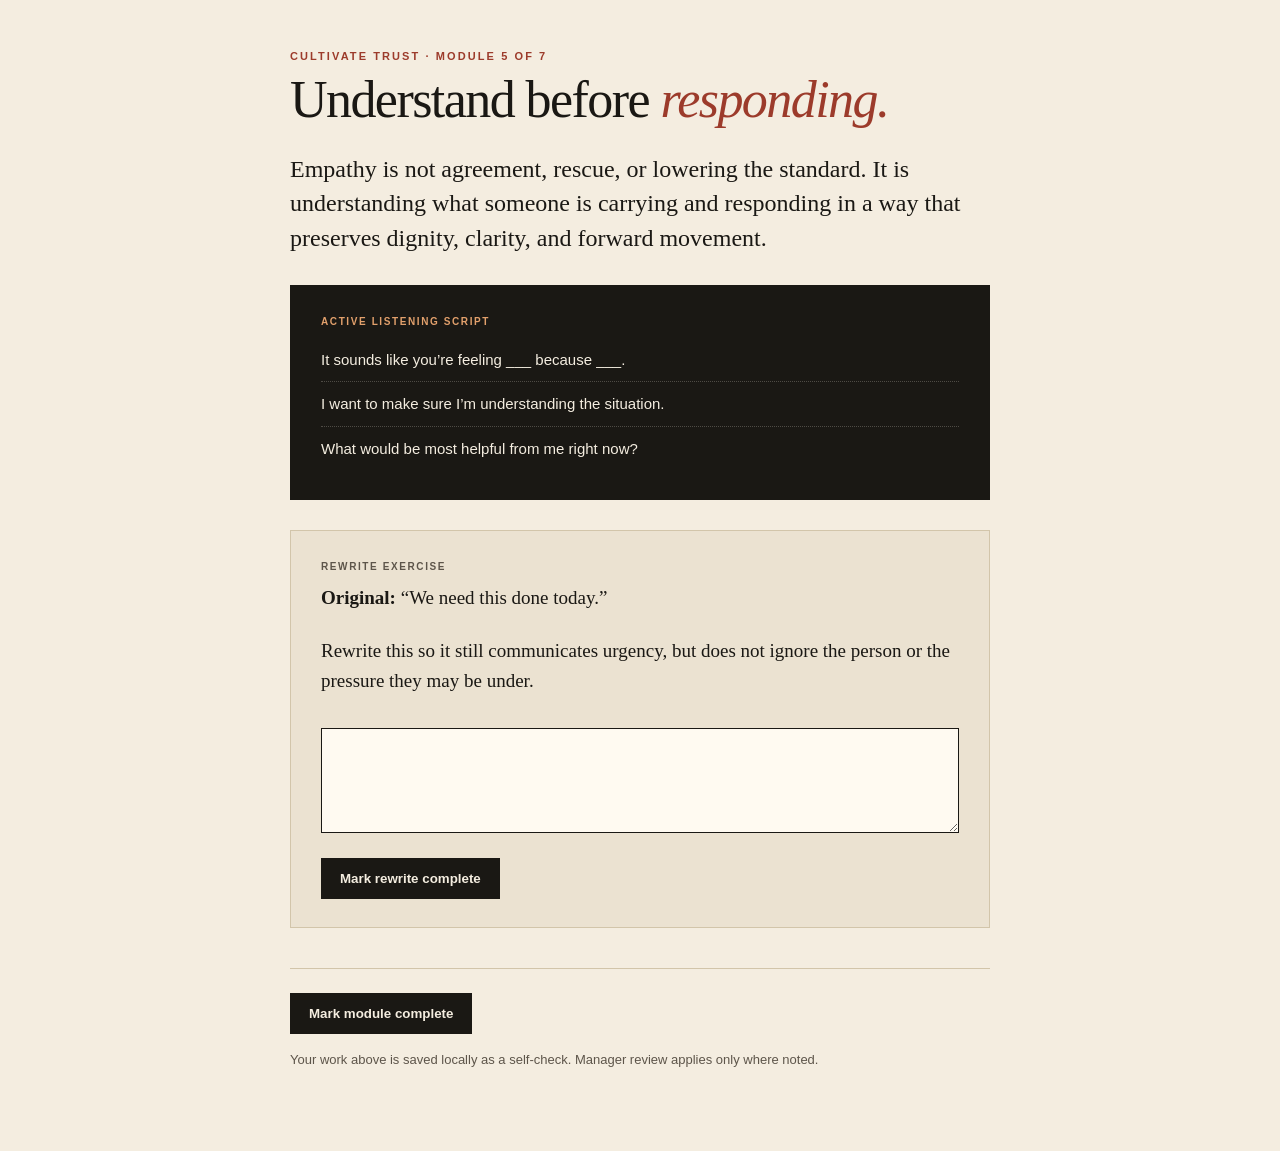
<file: module-trust-5-empathy.html>
<!doctype html>
<html lang="en">
<head>
<meta charset="utf-8">
<meta name="viewport" content="width=device-width, initial-scale=1">
<title>Module 5: Show empathy · Cultivate Trust</title>
<style>
:root{
  --paper:#f4ede0;
  --paper2:#ebe2d1;
  --ink:#1a1814;
  --muted:#5d554a;
  --rule:#d2c5aa;
  --accent:#9c3b2b;
  --accent2:#2f4b3f;
  --soft:#ead1c6;
  --white:#fffaf1;
}
*{box-sizing:border-box}
html{scroll-behavior:smooth}
body{
  margin:0;
  background:var(--paper);
  color:var(--ink);
  font-family: Georgia, "Iowan Old Style", serif;
  font-size:19px;
  line-height:1.58;
}
.progress-wrap{position:fixed;top:0;left:0;right:0;height:4px;z-index:50;background:transparent}
.progress{height:100%;width:0;background:var(--accent)}
.cover{
  min-height:100vh;
  display:grid;
  grid-template-rows:auto 1fr auto;
}
.top{
  display:flex;
  justify-content:space-between;
  gap:20px;
  padding:28px 46px;
  font-family:Arial,sans-serif;
  font-size:11px;
  letter-spacing:.16em;
  text-transform:uppercase;
  color:var(--muted);
}
.brand{font-weight:700;color:var(--ink)}
.hero{
  background:var(--accent);
  color:var(--paper);
  padding:80px 48px 96px;
  display:grid;
  grid-template-columns:1fr auto;
  gap:36px;
  align-items:end;
  position:relative;
  overflow:hidden;
}
.hero:after{
  content:"";
  position:absolute;
  right:52px;
  top:52px;
  width:96px;
  height:96px;
  border:2px solid rgba(244,237,224,.72);
  border-radius:50%;
  box-shadow:28px 24px 0 -16px rgba(244,237,224,.34),-22px 28px 0 -20px rgba(244,237,224,.45);
}
.eyebrow{
  display:inline-block;
  font-family:Arial,sans-serif;
  font-weight:700;
  font-size:11px;
  letter-spacing:.19em;
  text-transform:uppercase;
  background:rgba(244,237,224,.18);
  padding:8px 14px;
  margin-bottom:30px;
}
h1{
  margin:0;
  font-size:clamp(56px,9vw,118px);
  line-height:.92;
  letter-spacing:-.04em;
  font-weight:500;
}
h1 em{font-weight:400}
.num{
  font-size:clamp(58px,8vw,104px);
  line-height:1;
  text-align:right;
}
.num small{
  display:block;
  margin-top:8px;
  font-family:Arial,sans-serif;
  font-size:10px;
  letter-spacing:.18em;
  text-transform:uppercase;
  opacity:.72;
}
.cover-bottom{
  background:var(--paper2);
  display:grid;
  grid-template-columns:repeat(3,1fr);
  gap:28px;
  padding:34px 48px;
}
.label{
  font-family:Arial,sans-serif;
  font-size:10px;
  letter-spacing:.16em;
  text-transform:uppercase;
  color:var(--muted);
  font-weight:700;
  margin-bottom:8px;
}
.value{font-size:17px;line-height:1.38;font-weight:600}
nav{
  position:sticky;
  top:4px;
  z-index:20;
  background:rgba(244,237,224,.96);
  border-bottom:1px solid var(--rule);
  padding:10px 22px;
  overflow:auto;
  white-space:nowrap;
}
nav a{
  font-family:Arial,sans-serif;
  font-size:13px;
  display:inline-block;
  color:var(--ink);
  text-decoration:none;
  padding:8px 10px;
  border-radius:999px;
}
nav a:hover{background:var(--paper2)}
main{max-width:760px;margin:0 auto;padding:80px 30px 100px}
section{padding:34px 0 46px;border-bottom:1px solid var(--rule)}
.mark{
  display:flex;
  align-items:center;
  gap:14px;
  margin-bottom:22px;
  font-family:Arial,sans-serif;
  font-size:11px;
  letter-spacing:.16em;
  text-transform:uppercase;
  color:var(--accent);
  font-weight:700;
}
.dot{
  width:30px;height:30px;
  border-radius:50%;
  background:var(--accent);
  color:var(--paper);
  display:inline-flex;
  align-items:center;
  justify-content:center;
}
.line{height:1px;background:var(--rule);flex:1}
h2{
  margin:0 0 24px;
  font-size:clamp(34px,5vw,52px);
  line-height:1.05;
  letter-spacing:-.03em;
  font-weight:500;
}
h2 em{color:var(--accent);font-weight:400}
h3{
  font-family:Arial,sans-serif;
  font-size:13px;
  letter-spacing:.12em;
  text-transform:uppercase;
  margin:34px 0 12px;
}
p{margin:0 0 1.25em}
.lede{font-size:24px;line-height:1.43}
.card{
  background:var(--paper2);
  border:1px solid var(--rule);
  padding:28px 30px;
  margin:30px 0;
}
.dark{
  background:var(--ink);
  color:var(--paper);
  border-color:var(--ink);
}
.dark .label{color:#e2a06c}
.pull{
  margin:44px -30px;
  padding:32px 44px;
  background:var(--paper2);
  border-left:5px solid var(--accent);
  font-size:27px;
  line-height:1.3;
  font-style:italic;
}
.grid2{display:grid;grid-template-columns:1fr 1fr;gap:16px}
ul.clean{list-style:none;margin:0;padding:0}
ul.clean li{
  padding:10px 0;
  border-top:1px dotted var(--rule);
  font-family:Arial,sans-serif;
  font-size:15px;
}
ul.clean li:first-child{border-top:0}
.dark ul.clean li{border-color:rgba(244,237,224,.24)}
.choice,.chip{
  border:1px solid var(--ink);
  background:var(--white);
  color:var(--ink);
  padding:12px 14px;
  margin:6px 6px 6px 0;
  border-radius:999px;
  font-family:Arial,sans-serif;
  font-size:14px;
  cursor:pointer;
}
.choice:hover,.chip:hover{background:var(--ink);color:var(--paper)}
.choice.selected.good,.chip.selected.good{background:var(--accent2);border-color:var(--accent2);color:var(--paper)}
.choice.selected.bad,.chip.selected.bad{background:var(--accent);border-color:var(--accent);color:var(--paper);text-decoration:line-through}
.feedback{
  min-height:22px;
  margin-top:12px;
  font-family:Arial,sans-serif;
  font-size:14px;
  color:var(--muted);
}
textarea,input{
  width:100%;
  background:var(--white);
  border:1px solid var(--ink);
  padding:14px 16px;
  font:18px Georgia,serif;
  line-height:1.45;
  margin:8px 0 16px;
}
textarea{min-height:105px;resize:vertical}
button.primary{
  background:var(--ink);
  color:var(--paper);
  border:1px solid var(--ink);
  padding:12px 18px;
  font-family:Arial,sans-serif;
  font-weight:700;
  cursor:pointer;
}
button.primary:hover{background:var(--accent);border-color:var(--accent)}
.receipt{
  display:none;
  margin-top:18px;
  background:var(--white);
  border:2px solid var(--accent2);
  padding:18px 20px;
  font-family:Arial,sans-serif;
  font-size:14px;
}
.receipt.show{display:block}
.footer{
  background:var(--ink);
  color:var(--paper);
  padding:70px 30px;
}
.footer-inner{max-width:760px;margin:0 auto}
.footer h2{color:var(--paper)}
@media(max-width:720px){
  body{font-size:17px}
  .top{padding:18px 22px}
  .hero{grid-template-columns:1fr;padding:54px 24px 68px}
  .num{text-align:left}
  .cover-bottom,.grid2{grid-template-columns:1fr}
  .cover-bottom{padding:24px}
  main{padding:48px 24px 80px}
  .pull{margin:34px -24px;padding:24px;font-size:23px}
}
</style>
<style>
  /* Module-page-specific overrides: no full-page hero/footer, just the section. */
  body { padding: 0; }
  main.module {
    max-width: 760px;
    margin: 0 auto;
    padding: 48px 30px 80px;
  }
  .module-eyebrow {
    font-family: Arial, sans-serif;
    font-size: 11px;
    letter-spacing: .19em;
    text-transform: uppercase;
    color: var(--accent);
    font-weight: 700;
    margin-bottom: 8px;
  }
  .complete-bar {
    margin-top: 40px;
    padding-top: 24px;
    border-top: 1px solid var(--rule);
    display: flex;
    align-items: center;
    gap: 16px;
    flex-wrap: wrap;
  }
  .complete-bar .hint {
    font-family: Arial, sans-serif;
    font-size: 13px;
    color: var(--muted);
  }
  /* Section borders inside an iframe page look heavy; soften them. */
  section { border-bottom: 0; padding: 0; }
  @media (max-width: 720px) {
    main.module { padding: 32px 22px 64px; }
  }
</style>
</head>
<body>
<main class="module">
  <div class="module-eyebrow">Cultivate Trust · Module 5 of 7</div>
  <section>
    
  <h2>Understand before <em>responding.</em></h2>
  <p class="lede">Empathy is not agreement, rescue, or lowering the standard. It is understanding what someone is carrying and responding in a way that preserves dignity, clarity, and forward movement.</p>

  <div class="card dark">
    <div class="label">Active listening script</div>
    <ul class="clean">
      <li>It sounds like you’re feeling ___ because ___.</li>
      <li>I want to make sure I’m understanding the situation.</li>
      <li>What would be most helpful from me right now?</li>
    </ul>
  </div>

  <div class="card">
    <div class="label">Rewrite exercise</div>
    <p><strong>Original:</strong> “We need this done today.”</p>
    <p>Rewrite this so it still communicates urgency, but does not ignore the person or the pressure they may be under.</p>
    <textarea></textarea>
    <button class="primary complete">Mark rewrite complete</button>
    <div class="receipt">Rewrite complete.</div>
  </div>
  </section>
  <div class="complete-bar">
    <button class="primary" id="finishBtn">Mark module complete</button>
    <span class="hint">Your work above is saved locally as a self-check. Manager review applies only where noted.</span>
  </div>
</main>
<script>
(function(){
  const N = 5;

  function postComplete(detail){
    try {
      window.parent.postMessage(
        Object.assign({ type: 'omada-trust' + N + '-complete' }, detail || {}),
        '*'
      );
    } catch (e) {}
  }

  // Re-implement the original file's interactions, scoped to this page.

  // Chip toggles (Module 1: trust-builder sort).
  document.querySelectorAll('.chip').forEach(btn => {
    btn.addEventListener('click', () => {
      btn.classList.toggle('selected');
      const fb = document.getElementById('sortFeedback');
      if (fb) {
        const goodCount = document.querySelectorAll('.chip.good.selected').length;
        fb.textContent = goodCount >= 3
          ? 'Good. Trust grows when expectations, risk, ownership, and learning are made visible.'
          : 'Look for behaviors that make clarity, ownership, and safety more visible.';
      }
    });
  });

  // Single-choice scenario groups.
  document.querySelectorAll('[data-choice-group] .choice').forEach(btn => {
    btn.addEventListener('click', () => {
      const group = btn.closest('[data-choice-group]');
      group.querySelectorAll('.choice').forEach(b => b.classList.remove('selected'));
      btn.classList.add('selected');
      const fb = group.querySelector('.feedback');
      fb.textContent = btn.classList.contains('good')
        ? 'Correct. Early communication gives others time to adjust and protects trust.'
        : 'That may feel easier in the moment, but it usually creates surprise and weakens trust.';
    });
  });

  // Inline "Mark complete" buttons inside cards (separate from module-finish).
  document.querySelectorAll('.complete').forEach(btn => {
    btn.addEventListener('click', () => {
      const receipt = btn.parentElement.querySelector('.receipt');
      if (receipt) receipt.classList.add('show');
      btn.textContent = 'Completed';
      btn.disabled = true;
    });
  });

  // Optional manager submission (Module 3 only — survives if absent).
  const submissionForm = document.getElementById('submissionForm');
  if (submissionForm) {
    submissionForm.addEventListener('submit', e => {
      e.preventDefault();
      const data = {};
      submissionForm.querySelectorAll('textarea').forEach(t => data[t.name] = t.value);
      try { localStorage.setItem('cultivateTrustModule' + N + 'Submission', JSON.stringify(data)); } catch (_) {}
      const r = document.getElementById('submissionReceipt');
      if (r) r.classList.add('show');
      postComplete({
        requiresManagerReview: true,
        submission: data,
        completedAt: new Date().toISOString()
      });
    });
  }

  // The big finish button reports module completion to the LMS shell.
  const finishBtn = document.getElementById('finishBtn');
  finishBtn.addEventListener('click', () => {
    finishBtn.textContent = 'Module complete';
    finishBtn.disabled = true;
    postComplete({ completedAt: new Date().toISOString() });
  });
})();
</script>
<script data-pplx-inline-edit>
(function () {
  if (window === window.top) return;

  const allowedParentOrigins = ["https://www.perplexity.ai","https://perplexity.ai","https://testing.perplexity.ai","https://staging.perplexity.ai","https://*.preview.i.perplexity.ai","http://localhost:3000","http://127.0.0.1:3000","http://localhost:5173","http://127.0.0.1:5173"];
  const MAX_FONT_BYTES = 500 * 1024;
  const MAX_TOTAL_FONT_BYTES = 2 * 1024 * 1024;
  let scrollForwarding = false;
  let scrollRaf = 0;
  let trustedTopOrigin = null;

  // Allow entries like "https://*.preview.i.perplexity.ai" — the wildcard
  // matches a single DNS label (no dots), so "https://*.foo" cannot stretch
  // across multiple labels.
  function matchesAllowedOrigin(origin) {
    if (!origin) return false;
    for (const entry of allowedParentOrigins) {
      if (!entry.includes("*")) {
        if (entry === origin) return true;
        continue;
      }
      const pattern = new RegExp(
        "^" +
          entry.replace(/[.+?^${}()|[\]\\]/g, "\\$&").replace(/\*/g, "[^.]+") +
          "$",
      );
      if (pattern.test(origin)) return true;
    }
    return false;
  }

  // Trust decision: when the sender is same-origin-visible (event.origin is a
  // real origin like https://www.perplexity.ai) we trust event.origin directly.
  // When event.origin is "null" (opaque broker srcdoc), we fall back to the
  // broker's stamped `parentOrigin` to identify the top window. The fallback
  // is claim-only — we rely on the browser's native `targetOrigin` enforcement
  // on the response path (see postToTrustedTop) to ensure replies can't be
  // delivered to anyone but the actual top window of that claimed origin.
  function getTrustedParentOrigin(event) {
    const forwardedParentOrigin =
      typeof event.data.parentOrigin === "string" ? event.data.parentOrigin : null;
    const parentOrigin = event.origin === "null" ? forwardedParentOrigin : event.origin;
    return matchesAllowedOrigin(parentOrigin) ? parentOrigin : null;
  }

  // All responses go to window.top with targetOrigin = the allowlisted origin.
  // An attacker that iframes us inside their own null-origin broker can claim
  // any parentOrigin they like, but the browser will drop the reply whenever
  // the real top's origin doesn't match — so the screenshot never leaves.
  function postToTrustedTop(message) {
    if (!trustedTopOrigin) return;
    try {
      window.top.postMessage(message, trustedTopOrigin);
    } catch (_error) {}
  }

  function inlineAll(original, clone) {
    if (original.nodeType !== 1 || clone.nodeType !== 1) return;

    try {
      const computedStyle = getComputedStyle(original);
      // cssText on a computed style is the serialized declaration in modern
      // Chromium/Safari — a single read beats enumerating ~400 longhand
      // properties. Firefox returns "" here, so we fall back on empty.
      const serialized = computedStyle.cssText;
      if (serialized) {
        clone.style.cssText = serialized;
      } else {
        const parts = new Array(computedStyle.length);
        for (let index = 0; index < computedStyle.length; index += 1) {
          const property = computedStyle[index];
          parts[index] = `${property}:${computedStyle.getPropertyValue(property)};`;
        }
        clone.style.cssText = parts.join("");
      }
    } catch (_error) {}

    const originalChildren = original.children;
    const clonedChildren = clone.children;
    for (
      let index = 0;
      index < originalChildren.length && index < clonedChildren.length;
      index += 1
    ) {
      inlineAll(originalChildren[index], clonedChildren[index]);
    }
  }

  function extractFontUrl(srcValue) {
    const matches = [
      ...srcValue.matchAll(
        /url\(["']?([^"')]+)["']?\)(?:\s*format\(["']?([^"')]+)["']?\))?/gi,
      ),
    ];
    if (matches.length === 0) return null;
    const woff2 = matches.find((m) => m[2] && m[2].toLowerCase().includes("woff2"));
    if (woff2) return woff2[1];
    const woff = matches.find((m) => m[2] && m[2].toLowerCase().includes("woff"));
    if (woff) return woff[1];
    return matches[0][1];
  }

  // Cache resolved font URL -> data URI across captures. Fonts on a page
  // essentially never change, and a batch run emits multiple captures back to
  // back — without this we'd refetch + re-base64 every time.
  const fontDataUriCache = new Map();
  const SRC_DECLARATION_RE = /src\s*:\s*[^;}]+/i;

  async function fetchAsDataUri(url) {
    if (fontDataUriCache.has(url)) return fontDataUriCache.get(url);
    let dataUri = null;
    try {
      const response = await fetch(url, { mode: "cors", credentials: "omit" });
      if (response.ok) {
        const blob = await response.blob();
        if (blob.size <= MAX_FONT_BYTES) {
          dataUri = await new Promise((resolve) => {
            const reader = new FileReader();
            reader.onloadend = () =>
              resolve(typeof reader.result === "string" ? reader.result : null);
            reader.onerror = () => resolve(null);
            reader.readAsDataURL(blob);
          });
        }
      }
    } catch (_error) {
      dataUri = null;
    }
    fontDataUriCache.set(url, dataUri);
    return dataUri;
  }

  function collectFontFaceRuleTexts() {
    const rules = [];
    for (const sheet of document.styleSheets) {
      let cssRules;
      try {
        cssRules = sheet.cssRules;
      } catch (_error) {
        continue;
      }
      if (!cssRules) continue;
      for (const rule of cssRules) {
        const cssText = rule.cssText || "";
        if (cssText.startsWith("@font-face")) rules.push(cssText);
      }
    }
    return rules;
  }

  async function buildInlinedFontCss() {
    const ruleTexts = collectFontFaceRuleTexts();
    if (ruleTexts.length === 0) return null;

    const resolved = ruleTexts.map((cssText) => {
      if (!SRC_DECLARATION_RE.test(cssText)) return null;
      const srcMatch = cssText.match(/src\s*:\s*([^;}]+)[;}]/i);
      if (!srcMatch) return null;
      const url = extractFontUrl(srcMatch[1]);
      if (!url) return null;
      try {
        return { cssText, url: new URL(url, document.baseURI).href };
      } catch (_error) {
        return null;
      }
    });

    const dataUris = await Promise.all(
      resolved.map((entry) => (entry ? fetchAsDataUri(entry.url) : Promise.resolve(null))),
    );

    const inlined = [];
    let totalBytes = 0;
    for (let index = 0; index < resolved.length; index += 1) {
      const entry = resolved[index];
      const dataUri = dataUris[index];
      if (!entry || !dataUri) continue;
      const approxBytes = dataUri.length * 0.75;
      if (totalBytes + approxBytes > MAX_TOTAL_FONT_BYTES) break;
      totalBytes += approxBytes;
      inlined.push(entry.cssText.replace(SRC_DECLARATION_RE, `src: url("${dataUri}")`));
    }
    return inlined.length > 0 ? inlined.join("\n") : null;
  }

  function stripExternal(clone) {
    const images = clone.querySelectorAll("img");
    for (let index = 0; index < images.length; index += 1) {
      const src = images[index].getAttribute("src");
      if (src && !src.startsWith("data:")) images[index].removeAttribute("src");
    }

    const elements = clone.querySelectorAll("*");
    for (let index = 0; index < elements.length; index += 1) {
      const style = elements[index].style.cssText;
      if (style && style.includes("url(")) {
        elements[index].style.cssText = style.replace(
          /url\(["']?(?!data:)[^)"']*["']?\)/gi,
          "none",
        );
      }
    }
  }

  function emitScroll() {
    scrollRaf = 0;
    if (!scrollForwarding) return;
    postToTrustedTop({
      type: "INLINE_EDIT_SCROLL",
      scrollX: window.scrollX,
      scrollY: window.scrollY,
    });
  }

  window.addEventListener(
    "scroll",
    function () {
      if (!scrollForwarding || scrollRaf) return;
      scrollRaf = requestAnimationFrame(emitScroll);
    },
    { passive: true, capture: true },
  );

  async function handleCaptureRequest(event) {
    const requestId = event.data.requestId;
    const scrollX = window.scrollX;
    const scrollY = window.scrollY;
    const width = window.innerWidth;
    const height = window.innerHeight;

    function postResult(dataUrl) {
      postToTrustedTop({
        type: "INLINE_EDIT_SCREENSHOT_RESULT",
        requestId,
        dataUrl,
        scrollX,
        scrollY,
      });
    }

    try {
      // Wait for any pending web fonts to resolve so both inline metrics and
      // the @font-face inlining below see the same loaded faces.
      if (document.fonts && document.fonts.ready) {
        try {
          await document.fonts.ready;
        } catch (_error) {}
      }

      const clone = document.documentElement.cloneNode(true);
      inlineAll(document.documentElement, clone);

      const removedNodes = clone.querySelectorAll("script,link[rel=\"stylesheet\"],style");
      for (let index = 0; index < removedNodes.length; index += 1) {
        removedNodes[index].remove();
      }

      stripExternal(clone);

      // Re-embed web fonts as data-URI @font-face rules so the SVG rasterizer
      // can resolve them — external font URLs aren't fetched during
      // foreignObject rendering, which would otherwise force a fallback face
      // and change text metrics.
      const inlinedFontCss = await buildInlinedFontCss();
      if (inlinedFontCss) {
        const styleEl = document.createElement("style");
        styleEl.textContent = inlinedFontCss;
        const head = clone.querySelector("head");
        if (head) head.appendChild(styleEl);
        else clone.insertBefore(styleEl, clone.firstChild);
      }

      const html = new XMLSerializer().serializeToString(clone);
      const svg =
        `<svg xmlns="http://www.w3.org/2000/svg" width="${width}" height="${height}">` +
        '<foreignObject width="100%" height="100%">' +
        `<div xmlns="http://www.w3.org/1999/xhtml" style="width:${width}px;height:${height}px;overflow:hidden">` +
        `<div style="transform:translate(-${scrollX}px,-${scrollY}px);transform-origin:top left">` +
        html +
        "</div></div></foreignObject></svg>";
      const svgUrl = `data:image/svg+xml;charset=utf-8,${encodeURIComponent(svg)}`;
      const image = new Image();
      image.onload = function () {
        const canvas = document.createElement("canvas");
        canvas.width = width;
        canvas.height = height;
        canvas.getContext("2d").drawImage(image, 0, 0);
        postResult(canvas.toDataURL("image/png"));
      };
      image.onerror = function () {
        postResult(null);
      };
      image.src = svgUrl;
    } catch (_error) {
      postResult(null);
    }
  }

  window.addEventListener("message", function (event) {
    if (!event.data) return;
    // Only accept messages from the direct parent frame. Blocks sibling /
    // unrelated-window postMessage senders that could otherwise reach us.
    if (event.source !== window.parent) return;

    const trustedParentOrigin = getTrustedParentOrigin(event);
    if (!trustedParentOrigin) return;
    trustedTopOrigin = trustedParentOrigin;

    if (event.data.type === "INLINE_EDIT_SCROLL_START") {
      scrollForwarding = true;
      emitScroll();
      return;
    }

    if (event.data.type === "INLINE_EDIT_SCROLL_STOP") {
      scrollForwarding = false;
      if (scrollRaf) cancelAnimationFrame(scrollRaf);
      scrollRaf = 0;
      return;
    }

    if (event.data.type !== "INLINE_EDIT_CAPTURE_REQUEST") return;

    handleCaptureRequest(event);
  });
})();

</script></body>
</html>
</file>
